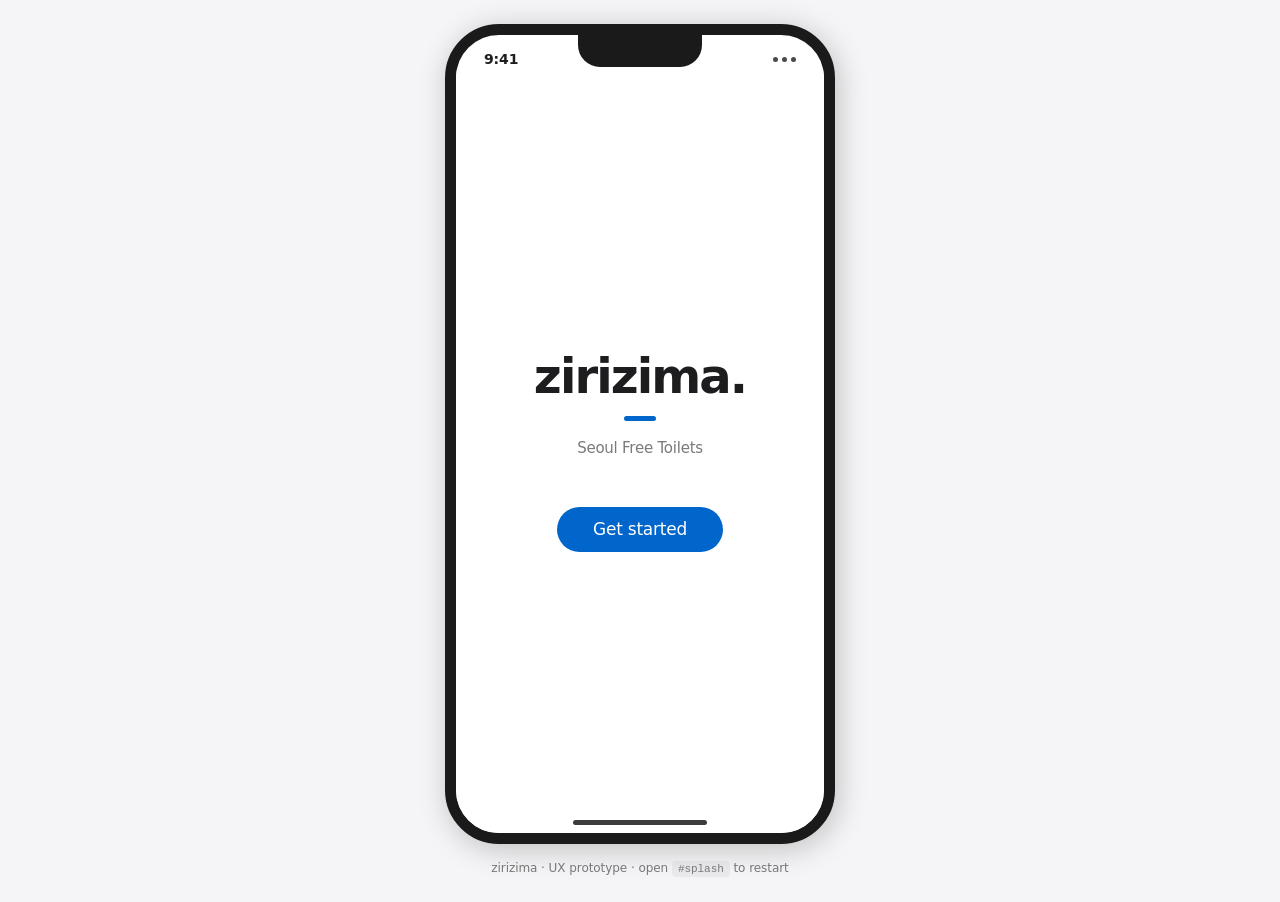
<file: index.html>
<!DOCTYPE html>
<html lang="en">
<head>
  <meta charset="UTF-8">
  <title>zirizima — Seoul Free Toilets</title>
  <meta name="viewport" content="width=device-width, initial-scale=1, viewport-fit=cover, maximum-scale=1, user-scalable=no">
  <meta name="theme-color" content="#0066cc">
  <meta name="apple-mobile-web-app-capable" content="yes">
  <meta name="apple-mobile-web-app-status-bar-style" content="black-translucent">
  <meta name="description" content="A complete map of every free toilet in Seoul, in your language.">
  <link rel="stylesheet" href="css/style.css">
</head>
<body>
  <div class="stage">
    <div class="phone-shell">
      <div class="phone-notch" aria-hidden="true"></div>
      <div class="phone-status-bar">
        <span class="time">9:41</span>
        <span class="indicators">
          <span class="dot-indicator"></span>
          <span class="dot-indicator"></span>
          <span class="dot-indicator"></span>
        </span>
      </div>
      <main class="screen-container" id="screen-container" aria-live="polite"></main>
      <div class="phone-home-bar" aria-hidden="true"></div>
    </div>
    <p class="stage-caption">zirizima · UX prototype · open <code>#splash</code> to restart</p>
  </div>

  <script src="js/data.js"></script>
  <script src="js/i18n.js"></script>
  <script src="js/icons.js"></script>
  <script src="js/app.js"></script>
</body>
</html>
</file>
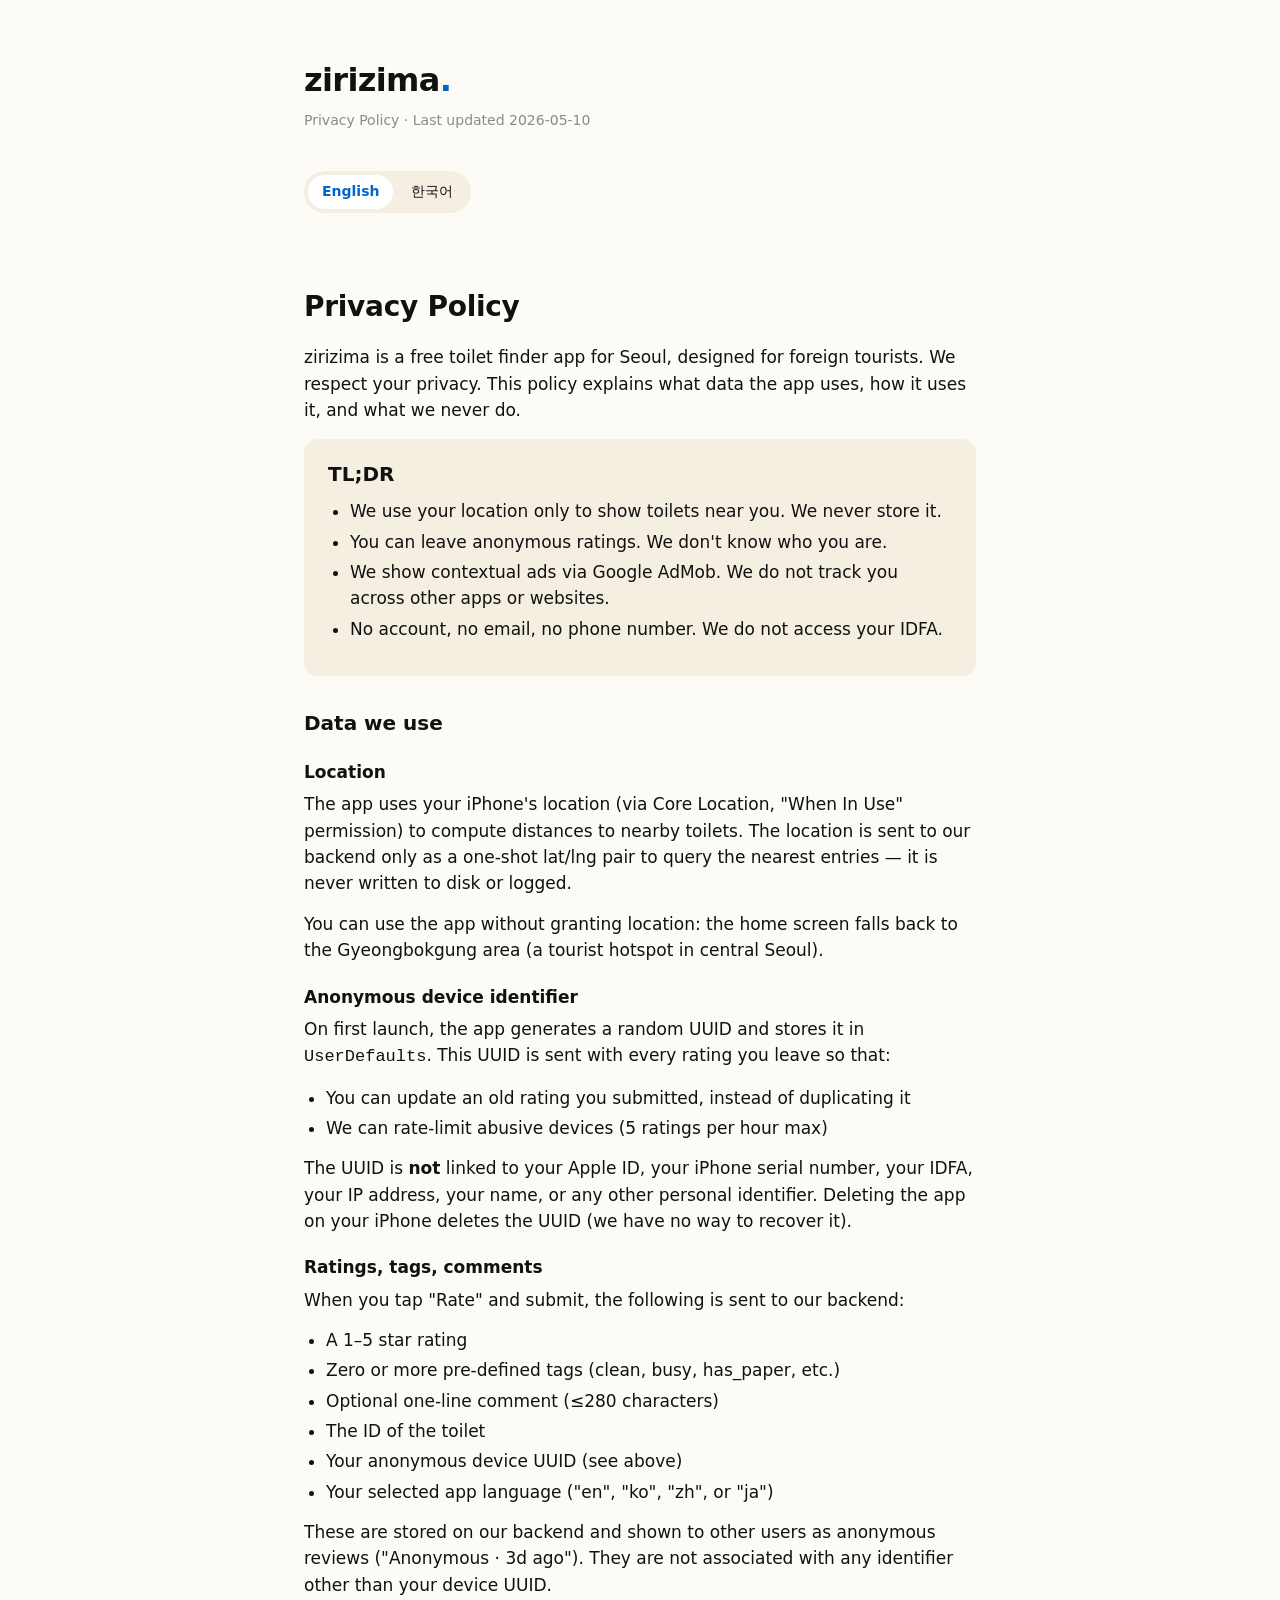
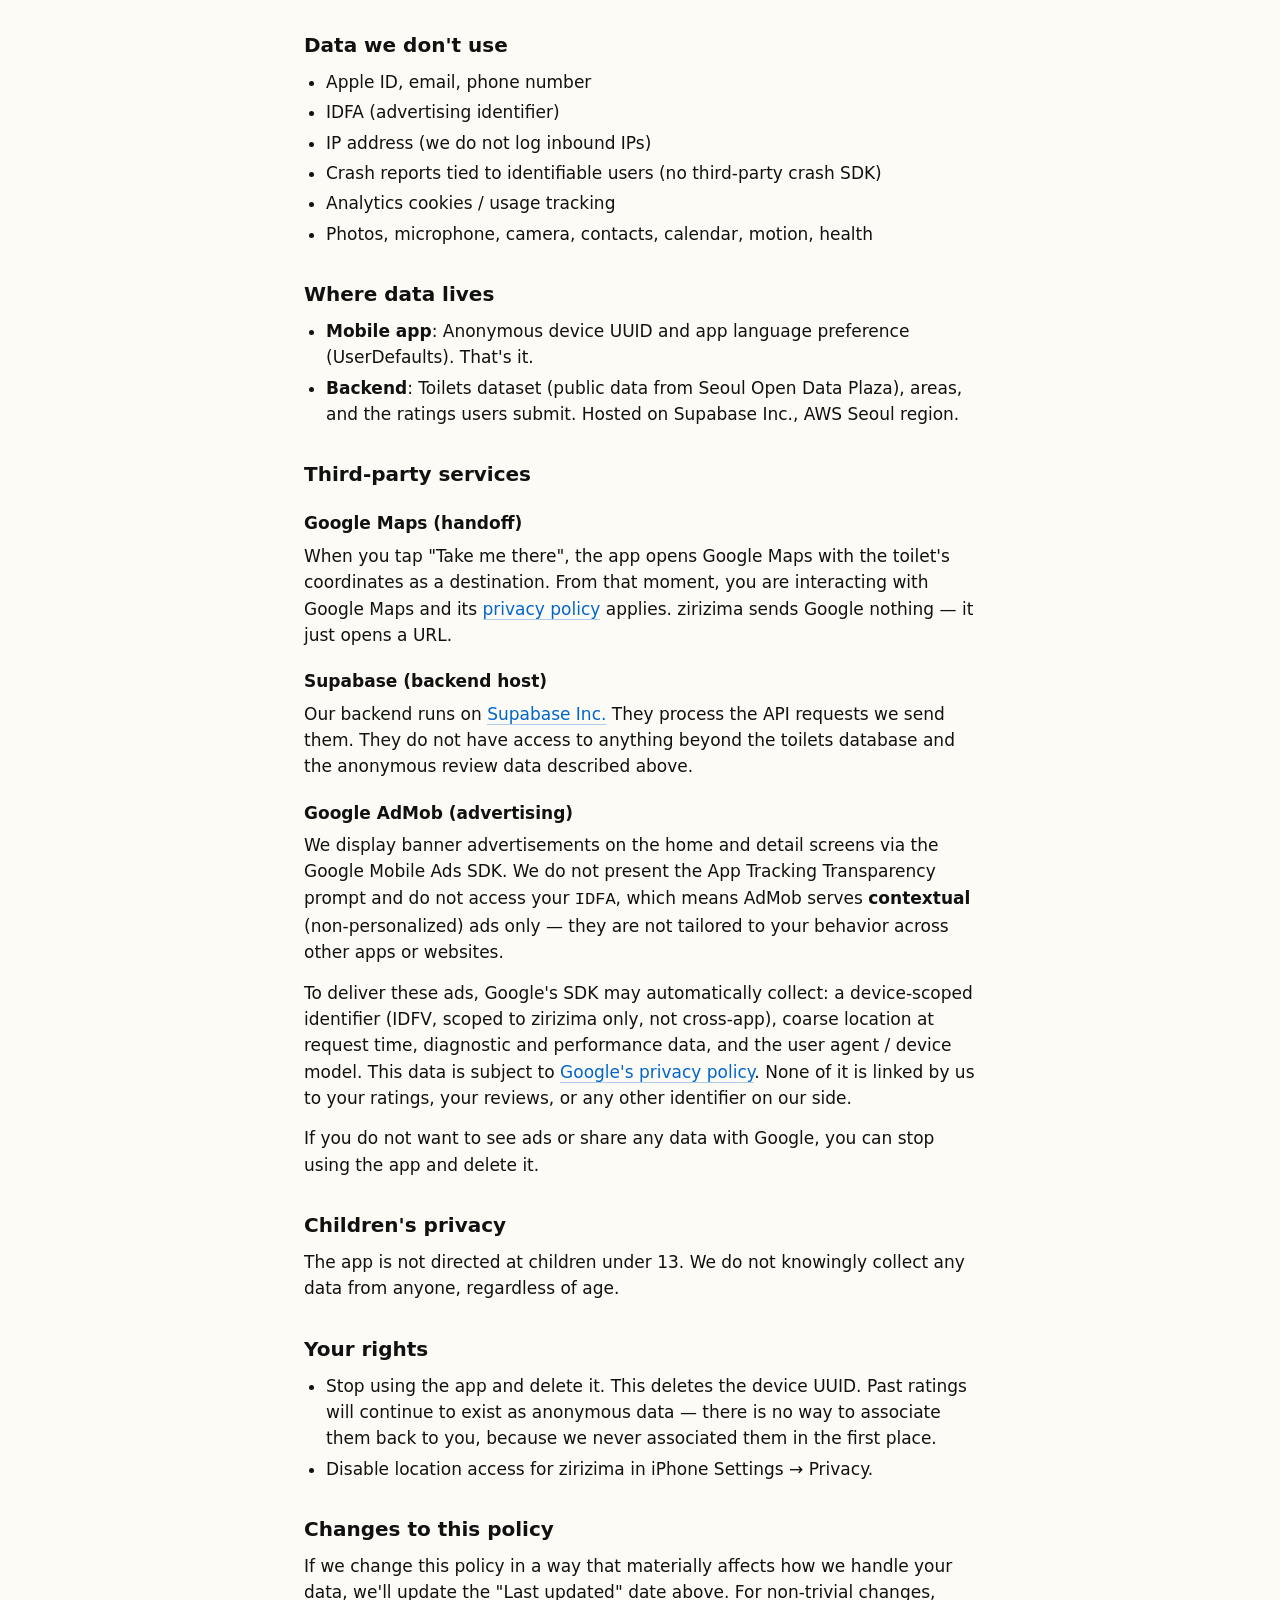
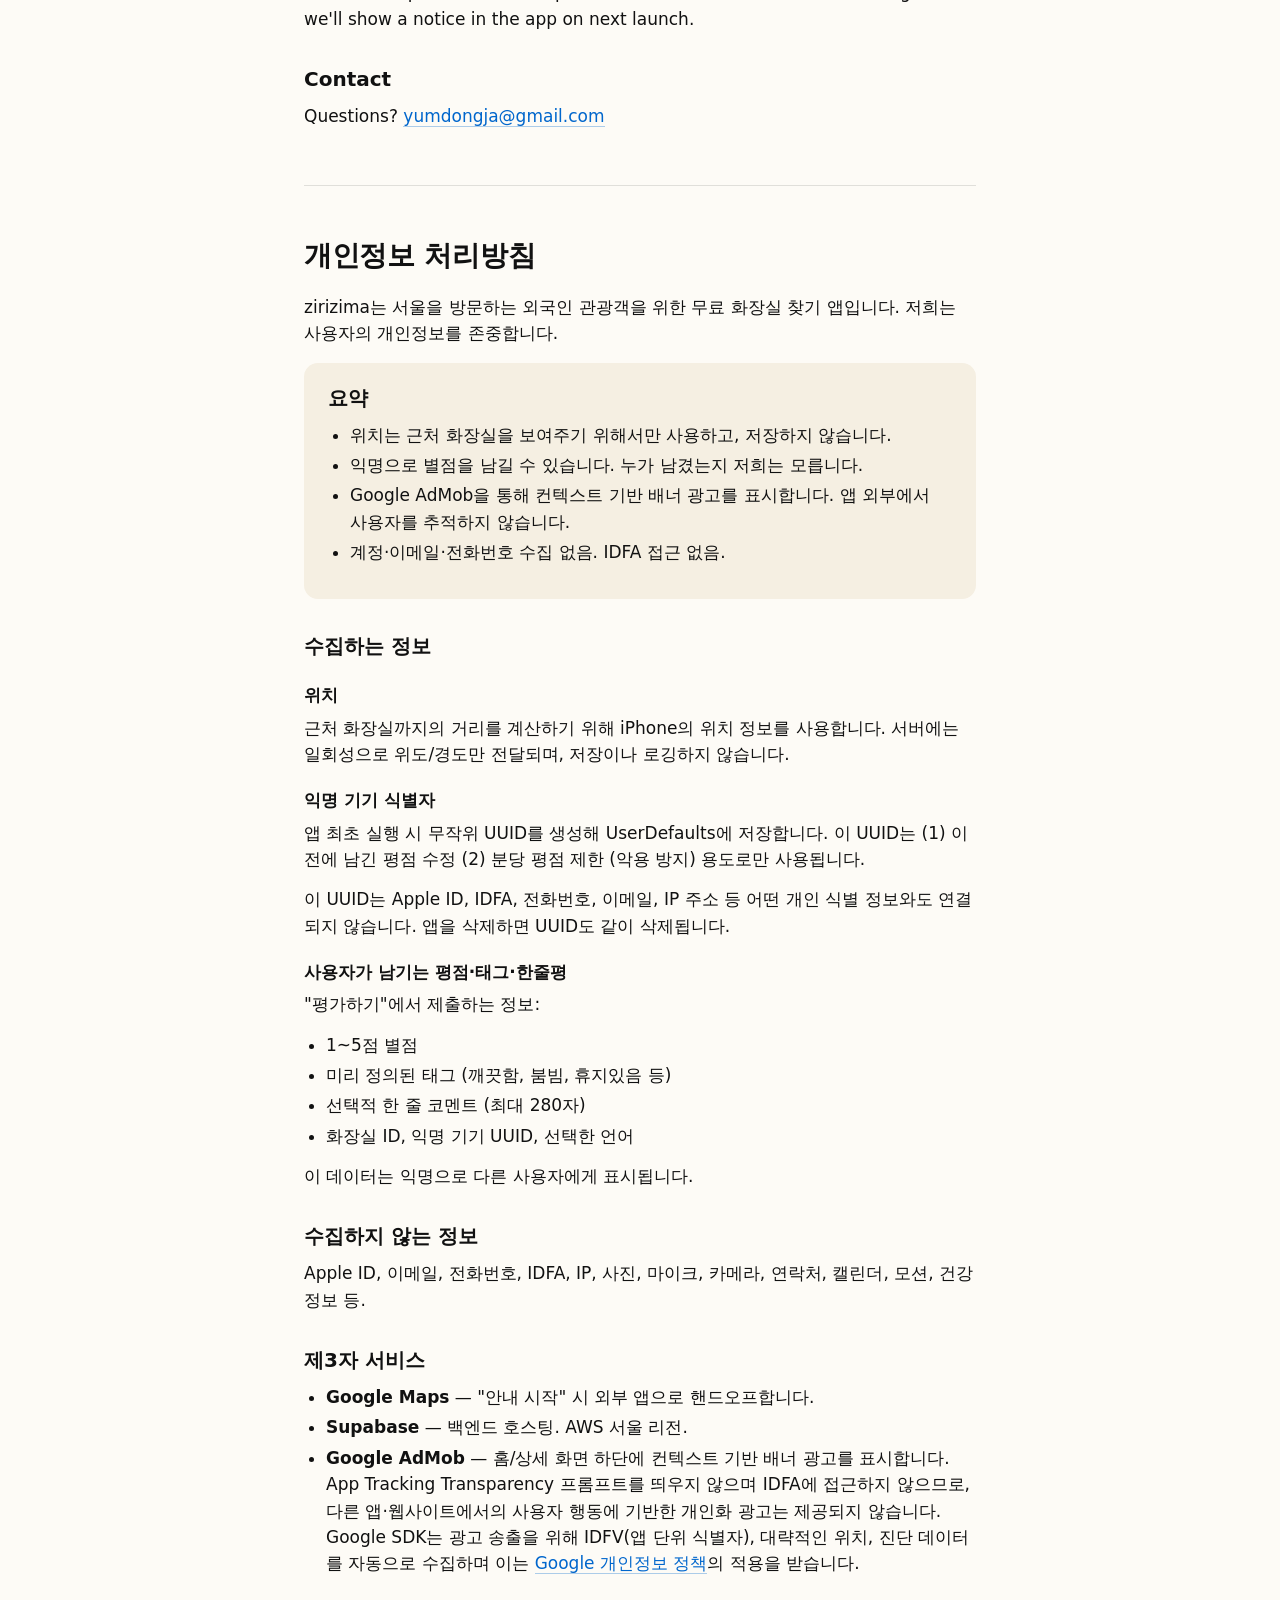
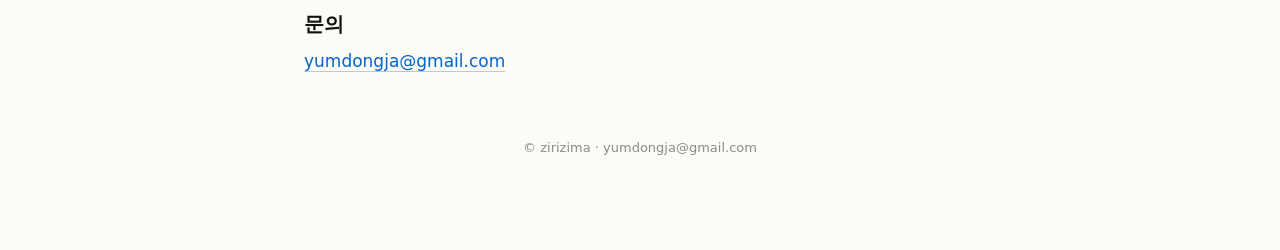
<file: privacy.html>
<!doctype html>
<html lang="en">
<head>
<meta charset="utf-8">
<meta name="viewport" content="width=device-width, initial-scale=1">
<title>Privacy Policy — zirizima</title>
<style>
  :root {
    --ink: #111;
    --ink-48: rgba(17,17,17,0.48);
    --ink-12: rgba(17,17,17,0.12);
    --canvas: #fdfbf6;
    --parchment: #f5efe2;
    --primary: #0066cc;
  }
  * { box-sizing: border-box; }
  html, body { margin: 0; padding: 0; }
  body {
    font-family: -apple-system, BlinkMacSystemFont, "SF Pro Text", "Helvetica Neue", system-ui, sans-serif;
    background: var(--canvas);
    color: var(--ink);
    line-height: 1.55;
    font-size: 17px;
    -webkit-font-smoothing: antialiased;
  }
  .wrap { max-width: 720px; margin: 0 auto; padding: 56px 24px 96px; }
  .brand { font-size: 32px; font-weight: 800; letter-spacing: -0.02em; margin: 0 0 4px; }
  .brand .dot { color: var(--primary); }
  .updated { color: var(--ink-48); font-size: 14px; margin: 0 0 40px; }
  h1 { font-size: 28px; font-weight: 700; letter-spacing: -0.01em; margin: 48px 0 16px; }
  h2 { font-size: 20px; font-weight: 700; margin: 32px 0 8px; }
  h3 { font-size: 17px; font-weight: 700; margin: 20px 0 6px; }
  p { margin: 0 0 14px; }
  ul { padding-left: 22px; margin: 0 0 14px; }
  li { margin: 4px 0; }
  a { color: var(--primary); text-decoration: none; border-bottom: 1px solid rgba(0,102,204,0.32); }
  a:hover { border-bottom-color: var(--primary); }
  .tldr {
    background: var(--parchment);
    border-radius: 14px;
    padding: 20px 24px;
    margin: 16px 0 24px;
  }
  .tldr h2 { margin-top: 0; }
  hr {
    border: 0;
    border-top: 1px solid var(--ink-12);
    margin: 56px 0 40px;
  }
  .lang-switch {
    display: inline-flex;
    gap: 4px;
    background: var(--parchment);
    border-radius: 999px;
    padding: 4px;
    margin-bottom: 24px;
    font-size: 14px;
  }
  .lang-switch a {
    border: 0;
    padding: 6px 14px;
    border-radius: 999px;
    color: var(--ink);
  }
  .lang-switch a.active { background: white; color: var(--primary); font-weight: 600; }
  footer {
    margin-top: 64px;
    color: var(--ink-48);
    font-size: 13px;
    text-align: center;
  }
</style>
</head>
<body>
<main class="wrap">

  <p class="brand">zirizima<span class="dot">.</span></p>
  <p class="updated">Privacy Policy · Last updated 2026-05-10</p>

  <div class="lang-switch">
    <a href="#en" class="active">English</a>
    <a href="#ko">한국어</a>
  </div>

  <section id="en">
    <h1>Privacy Policy</h1>
    <p>zirizima is a free toilet finder app for Seoul, designed for foreign tourists. We respect your privacy. This policy explains what data the app uses, how it uses it, and what we never do.</p>

    <div class="tldr">
      <h2>TL;DR</h2>
      <ul>
        <li>We use your location only to show toilets near you. We never store it.</li>
        <li>You can leave anonymous ratings. We don't know who you are.</li>
        <li>We show contextual ads via Google AdMob. We do not track you across other apps or websites.</li>
        <li>No account, no email, no phone number. We do not access your IDFA.</li>
      </ul>
    </div>

    <h2>Data we use</h2>

    <h3>Location</h3>
    <p>The app uses your iPhone's location (via Core Location, "When In Use" permission) to compute distances to nearby toilets. The location is sent to our backend only as a one-shot lat/lng pair to query the nearest entries — it is never written to disk or logged.</p>
    <p>You can use the app without granting location: the home screen falls back to the Gyeongbokgung area (a tourist hotspot in central Seoul).</p>

    <h3>Anonymous device identifier</h3>
    <p>On first launch, the app generates a random UUID and stores it in <code>UserDefaults</code>. This UUID is sent with every rating you leave so that:</p>
    <ul>
      <li>You can update an old rating you submitted, instead of duplicating it</li>
      <li>We can rate-limit abusive devices (5 ratings per hour max)</li>
    </ul>
    <p>The UUID is <strong>not</strong> linked to your Apple ID, your iPhone serial number, your IDFA, your IP address, your name, or any other personal identifier. Deleting the app on your iPhone deletes the UUID (we have no way to recover it).</p>

    <h3>Ratings, tags, comments</h3>
    <p>When you tap "Rate" and submit, the following is sent to our backend:</p>
    <ul>
      <li>A 1–5 star rating</li>
      <li>Zero or more pre-defined tags (clean, busy, has_paper, etc.)</li>
      <li>Optional one-line comment (≤280 characters)</li>
      <li>The ID of the toilet</li>
      <li>Your anonymous device UUID (see above)</li>
      <li>Your selected app language ("en", "ko", "zh", or "ja")</li>
    </ul>
    <p>These are stored on our backend and shown to other users as anonymous reviews ("Anonymous · 3d ago"). They are not associated with any identifier other than your device UUID.</p>

    <h2>Data we don't use</h2>
    <ul>
      <li>Apple ID, email, phone number</li>
      <li>IDFA (advertising identifier)</li>
      <li>IP address (we do not log inbound IPs)</li>
      <li>Crash reports tied to identifiable users (no third-party crash SDK)</li>
      <li>Analytics cookies / usage tracking</li>
      <li>Photos, microphone, camera, contacts, calendar, motion, health</li>
    </ul>

    <h2>Where data lives</h2>
    <ul>
      <li><strong>Mobile app</strong>: Anonymous device UUID and app language preference (UserDefaults). That's it.</li>
      <li><strong>Backend</strong>: Toilets dataset (public data from Seoul Open Data Plaza), areas, and the ratings users submit. Hosted on Supabase Inc., AWS Seoul region.</li>
    </ul>

    <h2>Third-party services</h2>
    <h3>Google Maps (handoff)</h3>
    <p>When you tap "Take me there", the app opens Google Maps with the toilet's coordinates as a destination. From that moment, you are interacting with Google Maps and its <a href="https://policies.google.com/privacy">privacy policy</a> applies. zirizima sends Google nothing — it just opens a URL.</p>

    <h3>Supabase (backend host)</h3>
    <p>Our backend runs on <a href="https://supabase.com">Supabase Inc.</a> They process the API requests we send them. They do not have access to anything beyond the toilets database and the anonymous review data described above.</p>

    <h3>Google AdMob (advertising)</h3>
    <p>We display banner advertisements on the home and detail screens via the Google Mobile Ads SDK. We do not present the App Tracking Transparency prompt and do not access your <code>IDFA</code>, which means AdMob serves <strong>contextual</strong> (non-personalized) ads only — they are not tailored to your behavior across other apps or websites.</p>
    <p>To deliver these ads, Google's SDK may automatically collect: a device-scoped identifier (IDFV, scoped to zirizima only, not cross-app), coarse location at request time, diagnostic and performance data, and the user agent / device model. This data is subject to <a href="https://policies.google.com/privacy">Google's privacy policy</a>. None of it is linked by us to your ratings, your reviews, or any other identifier on our side.</p>
    <p>If you do not want to see ads or share any data with Google, you can stop using the app and delete it.</p>

    <h2>Children's privacy</h2>
    <p>The app is not directed at children under 13. We do not knowingly collect any data from anyone, regardless of age.</p>

    <h2>Your rights</h2>
    <ul>
      <li>Stop using the app and delete it. This deletes the device UUID. Past ratings will continue to exist as anonymous data — there is no way to associate them back to you, because we never associated them in the first place.</li>
      <li>Disable location access for zirizima in iPhone Settings → Privacy.</li>
    </ul>

    <h2>Changes to this policy</h2>
    <p>If we change this policy in a way that materially affects how we handle your data, we'll update the "Last updated" date above. For non-trivial changes, we'll show a notice in the app on next launch.</p>

    <h2>Contact</h2>
    <p>Questions? <a href="mailto:yumdongja@gmail.com">yumdongja@gmail.com</a></p>
  </section>

  <hr>

  <section id="ko">
    <h1>개인정보 처리방침</h1>
    <p>zirizima는 서울을 방문하는 외국인 관광객을 위한 무료 화장실 찾기 앱입니다. 저희는 사용자의 개인정보를 존중합니다.</p>

    <div class="tldr">
      <h2>요약</h2>
      <ul>
        <li>위치는 근처 화장실을 보여주기 위해서만 사용하고, 저장하지 않습니다.</li>
        <li>익명으로 별점을 남길 수 있습니다. 누가 남겼는지 저희는 모릅니다.</li>
        <li>Google AdMob을 통해 컨텍스트 기반 배너 광고를 표시합니다. 앱 외부에서 사용자를 추적하지 않습니다.</li>
        <li>계정·이메일·전화번호 수집 없음. IDFA 접근 없음.</li>
      </ul>
    </div>

    <h2>수집하는 정보</h2>

    <h3>위치</h3>
    <p>근처 화장실까지의 거리를 계산하기 위해 iPhone의 위치 정보를 사용합니다. 서버에는 일회성으로 위도/경도만 전달되며, 저장이나 로깅하지 않습니다.</p>

    <h3>익명 기기 식별자</h3>
    <p>앱 최초 실행 시 무작위 UUID를 생성해 UserDefaults에 저장합니다. 이 UUID는 (1) 이전에 남긴 평점 수정 (2) 분당 평점 제한 (악용 방지) 용도로만 사용됩니다.</p>
    <p>이 UUID는 Apple ID, IDFA, 전화번호, 이메일, IP 주소 등 어떤 개인 식별 정보와도 연결되지 않습니다. 앱을 삭제하면 UUID도 같이 삭제됩니다.</p>

    <h3>사용자가 남기는 평점·태그·한줄평</h3>
    <p>"평가하기"에서 제출하는 정보:</p>
    <ul>
      <li>1~5점 별점</li>
      <li>미리 정의된 태그 (깨끗함, 붐빔, 휴지있음 등)</li>
      <li>선택적 한 줄 코멘트 (최대 280자)</li>
      <li>화장실 ID, 익명 기기 UUID, 선택한 언어</li>
    </ul>
    <p>이 데이터는 익명으로 다른 사용자에게 표시됩니다.</p>

    <h2>수집하지 않는 정보</h2>
    <p>Apple ID, 이메일, 전화번호, IDFA, IP, 사진, 마이크, 카메라, 연락처, 캘린더, 모션, 건강 정보 등.</p>

    <h2>제3자 서비스</h2>
    <ul>
      <li><strong>Google Maps</strong> — "안내 시작" 시 외부 앱으로 핸드오프합니다.</li>
      <li><strong>Supabase</strong> — 백엔드 호스팅. AWS 서울 리전.</li>
      <li><strong>Google AdMob</strong> — 홈/상세 화면 하단에 컨텍스트 기반 배너 광고를 표시합니다. App Tracking Transparency 프롬프트를 띄우지 않으며 IDFA에 접근하지 않으므로, 다른 앱·웹사이트에서의 사용자 행동에 기반한 개인화 광고는 제공되지 않습니다. Google SDK는 광고 송출을 위해 IDFV(앱 단위 식별자), 대략적인 위치, 진단 데이터를 자동으로 수집하며 이는 <a href="https://policies.google.com/privacy">Google 개인정보 정책</a>의 적용을 받습니다.</li>
    </ul>

    <h2>문의</h2>
    <p><a href="mailto:yumdongja@gmail.com">yumdongja@gmail.com</a></p>
  </section>

  <footer>© zirizima · yumdongja@gmail.com</footer>
</main>
</body>
</html>
</file>
<file: css/style.css>
/* =========================================================================
   zirizima — Apple-language design system + screens
   Tokens: surface · ink · primary (action blue) · type · radius · motion
   ========================================================================= */

:root {
  /* Surface */
  --canvas: #ffffff;
  --parchment: #f5f5f7;
  --pearl: #fafafc;
  --ink: #1d1d1f;
  --ink-80: #333333;
  --ink-48: #7a7a7a;
  --ink-24: #c5c5c8;
  --tile-1: #272729;
  --tile-2: #2a2a2c;
  --tile-3: #252527;
  --true-black: #000000;

  /* Action */
  --primary: #0066cc;
  --primary-focus: #0071e3;
  --primary-on-dark: #2997ff;
  --primary-pressed: #004a99;

  /* Hairlines */
  --hairline: #e0e0e0;
  --divider: #f0f0f0;
  --hairline-subtle: rgba(0, 0, 0, 0.08);

  /* Status */
  --warn: #f59e0b;
  --success: #2e7d32;

  /* Shadows — single product shadow only */
  --shadow-product: 3px 5px 30px 0 rgba(0, 0, 0, 0.22);
  --shadow-soft: 0 2px 12px rgba(0, 0, 0, 0.06);

  /* Radius */
  --r-xs: 5px;
  --r-sm: 8px;
  --r-md: 11px;
  --r-lg: 18px;
  --r-xl: 22px;
  --r-pill: 9999px;

  /* Spacing — base 8 */
  --s-xxs: 4px;
  --s-xs: 8px;
  --s-sm: 12px;
  --s-md: 17px;
  --s-lg: 24px;
  --s-xl: 32px;
  --s-xxl: 48px;
  --s-section: 80px;

  /* Type */
  --font-display: system-ui, -apple-system, BlinkMacSystemFont, "SF Pro Display", "Inter", sans-serif;
  --font-text: system-ui, -apple-system, BlinkMacSystemFont, "SF Pro Text", "Inter", sans-serif;

  /* Motion */
  --ease-ios: cubic-bezier(0.32, 0.72, 0, 1);
  --t-page: 0.38s;
  --t-press: 0.18s;
  --t-quick: 0.15s;
}

/* =========================================================================
   Reset + base
   ========================================================================= */
*, *::before, *::after { box-sizing: border-box; }

html, body {
  margin: 0; padding: 0;
  font-family: var(--font-text);
  background: var(--parchment);
  color: var(--ink);
  -webkit-font-smoothing: antialiased;
  -moz-osx-font-smoothing: grayscale;
  overflow: hidden;
  height: 100%;
  width: 100%;
}

body {
  font-size: 17px;
  line-height: 1.47;
  letter-spacing: -0.014em;
}

button { font: inherit; color: inherit; background: none; border: none; padding: 0; cursor: pointer; }
a { color: var(--primary); text-decoration: none; }
input { font: inherit; color: inherit; }
input:focus { outline: none; }

/* =========================================================================
   Stage — desktop preview frames the phone; mobile fills the screen
   ========================================================================= */
.stage {
  min-height: 100vh; min-height: 100dvh;
  display: flex; flex-direction: column; align-items: center; justify-content: center;
  background: var(--parchment);
  padding: 24px 16px;
  gap: 16px;
}

.stage-caption {
  font-size: 12px; color: var(--ink-48); margin: 0;
  letter-spacing: -0.005em;
}
.stage-caption code {
  background: rgba(0,0,0,0.04); padding: 2px 6px; border-radius: 4px;
  font-family: ui-monospace, SFMono-Regular, monospace;
  font-size: 11px;
}

.phone-shell {
  position: relative;
  width: 390px;
  height: 844px;
  max-height: calc(100vh - 80px);
  max-width: calc(100vw - 32px);
  aspect-ratio: 390 / 844;
  background: var(--canvas);
  border: 11px solid #1a1a1a;
  border-radius: 54px;
  overflow: hidden;
  box-shadow: var(--shadow-product);
  display: flex; flex-direction: column;
}

.phone-notch {
  position: absolute; top: 0; left: 50%; transform: translateX(-50%);
  width: 124px; height: 32px;
  background: #1a1a1a; border-radius: 0 0 22px 22px;
  z-index: 100;
}

.phone-status-bar {
  flex: 0 0 auto;
  display: flex; justify-content: space-between; align-items: center;
  padding: 14px 28px 0;
  font-size: 14px; font-weight: 600; color: var(--ink);
  z-index: 50; pointer-events: none;
  letter-spacing: -0.01em;
}
.phone-status-bar .time { font-variant-numeric: tabular-nums; }
.phone-status-bar .indicators { display: flex; gap: 4px; opacity: .8; }
.phone-status-bar .dot-indicator {
  width: 5px; height: 5px; border-radius: 50%; background: currentColor;
}

.phone-home-bar {
  position: absolute; bottom: 8px; left: 50%; transform: translateX(-50%);
  width: 134px; height: 5px; background: #1a1a1a; border-radius: 3px;
  z-index: 100; opacity: .85;
}

/* When the screen is dark, swap status bar / home bar color via class on container */
.screen-container.dark-status .phone-status-bar { color: #ffffff; }
.screen-container.dark-status ~ .phone-home-bar,
.phone-shell:has(.screen.dark-bg.current) .phone-home-bar { background: #ffffff; opacity: .65; }
.phone-shell:has(.screen.dark-bg.current) .phone-status-bar { color: #ffffff; }

@media (max-width: 600px) {
  .stage { padding: 0; }
  .stage-caption { display: none; }
  .phone-shell {
    width: 100vw; height: 100vh; height: 100dvh;
    max-width: 100vw; max-height: 100vh; max-height: 100dvh;
    border: none; border-radius: 0; box-shadow: none;
    aspect-ratio: auto;
  }
  .phone-notch, .phone-home-bar { display: none; }
  .phone-status-bar { padding-top: env(safe-area-inset-top, 12px); }
}

/* =========================================================================
   Screen container + page transitions (iOS-style slide)
   ========================================================================= */
.screen-container {
  position: relative;
  flex: 1; min-height: 0;
  overflow: hidden;
}

.screen {
  position: absolute; inset: 0;
  background: var(--canvas);
  overflow-y: auto;
  -webkit-overflow-scrolling: touch;
  display: flex; flex-direction: column;
  transition: transform var(--t-page) var(--ease-ios), opacity var(--t-page) var(--ease-ios);
  will-change: transform, opacity;
}

.screen.entering         { transform: translateX(100%); opacity: 1; z-index: 2; }
.screen.entering-back    { transform: translateX(-30%); opacity: 0.6; z-index: 1; }
.screen.entering-modal   { transform: translateY(100%); opacity: 1; z-index: 3; }
.screen.entering-fade    { opacity: 0; z-index: 2; }
.screen.current          { transform: translateX(0) translateY(0); opacity: 1; z-index: 2; }
.screen.exiting          { transform: translateX(-30%); opacity: 0.5; z-index: 1; }
.screen.exiting-back     { transform: translateX(100%); opacity: 1; z-index: 2; }
.screen.exiting-modal    { transform: translateY(100%); opacity: 1; z-index: 3; }
.screen.exiting-fade     { opacity: 0; z-index: 1; }

.screen.dark-bg { background: var(--tile-1); color: #ffffff; }

/* =========================================================================
   Reusable components
   ========================================================================= */

/* Pill — primary action signal */
.pill {
  display: inline-flex; align-items: center; justify-content: center;
  padding: 12px 22px;
  background: var(--primary); color: #ffffff;
  border-radius: var(--r-pill);
  font-size: 17px; font-weight: 400;
  letter-spacing: -0.014em; line-height: 1;
  min-height: 44px;
  transition: transform var(--t-press) var(--ease-ios), background var(--t-press) var(--ease-ios);
  cursor: pointer; user-select: none;
}
.pill:active { transform: scale(0.96); background: var(--primary-pressed); }
.pill.block { display: flex; width: 100%; padding: 14px 24px; }
.pill.compact { padding: 8px 16px; font-size: 14px; min-height: 36px; }
.pill.ghost {
  background: transparent; color: var(--primary);
  border: 1px solid var(--primary);
}
.pill.ghost:active { background: rgba(0,102,204,0.08); }
.pill[disabled] {
  background: var(--ink-24); color: #fff; pointer-events: none;
  cursor: default;
}
.pill.flex-1 { flex: 1; }

/* Text link */
.tlink { color: var(--primary); font-size: 14px; font-weight: 400; cursor: pointer; }
.tlink:active { opacity: 0.6; }
.tlink-on-dark { color: var(--primary-on-dark); }

/* Card */
.card {
  background: var(--canvas);
  border-radius: var(--r-lg);
  padding: var(--s-md);
  border: 1px solid rgba(0,0,0,0.04);
}

/* Hairline divider */
.hr { height: 1px; background: var(--divider); margin: 0; border: 0; }

/* Eyebrow / caps label */
.eyebrow {
  font-size: 11px; font-weight: 600; letter-spacing: 0.12em;
  color: var(--ink-48); text-transform: uppercase;
}

/* Star row */
.stars-glyph { color: var(--warn); letter-spacing: -1px; }
.star-row { display: inline-flex; align-items: center; gap: 6px; font-size: 13px; }
.star-row .num { font-weight: 600; color: var(--ink); font-variant-numeric: tabular-nums; }
.star-row .cnt { color: var(--ink-48); }

/* Badge chips (immutable info) */
.badge {
  display: inline-block; padding: 4px 10px; border-radius: var(--r-pill);
  background: var(--parchment); color: var(--ink-80);
  font-size: 11px; font-weight: 500;
}
.dark-bg .badge { background: rgba(255,255,255,0.1); color: #fff; }

/* Filter chips (toggleable) */
.chip {
  display: inline-flex; align-items: center; gap: 4px;
  padding: 7px 12px; border-radius: var(--r-pill);
  background: var(--canvas); border: 1px solid var(--hairline);
  font-size: 12px; font-weight: 500; color: var(--ink-80);
  cursor: pointer; user-select: none; white-space: nowrap;
  transition: background var(--t-quick), color var(--t-quick), border-color var(--t-quick), transform var(--t-press);
}
.chip:active { transform: scale(0.95); }
.chip.on { background: var(--ink); color: #fff; border-color: var(--ink); }

/* Toggle switch */
.toggle {
  position: relative; width: 51px; height: 31px; border-radius: var(--r-pill);
  background: var(--ink-24); cursor: pointer;
  transition: background var(--t-quick) var(--ease-ios);
}
.toggle::after {
  content: ""; position: absolute; top: 2px; left: 2px;
  width: 27px; height: 27px; border-radius: 50%; background: #fff;
  box-shadow: 0 3px 8px rgba(0,0,0,0.15), 0 1px 2px rgba(0,0,0,0.1);
  transition: left var(--t-quick) var(--ease-ios);
}
.toggle.on { background: #34c759; }
.toggle.on::after { left: 22px; }

/* Subnav header (frosted) */
.subnav {
  position: sticky; top: 0; z-index: 10;
  padding: 8px 18px 10px;
  background: rgba(245,245,247,0.85);
  backdrop-filter: saturate(180%) blur(20px);
  -webkit-backdrop-filter: saturate(180%) blur(20px);
  border-bottom: 1px solid var(--divider);
}
.subnav .row {
  display: flex; justify-content: space-between; align-items: center;
  margin-bottom: 8px;
}
.subnav .title {
  font-family: var(--font-display);
  font-size: 21px; font-weight: 600; letter-spacing: -0.022em; color: var(--ink);
}
.subnav .right { display: flex; align-items: center; gap: 8px; }

/* Segmented control */
.seg {
  display: inline-flex; gap: 2px; padding: 2px;
  background: rgba(120,120,128,0.12); border-radius: 8px;
}
.seg button {
  padding: 5px 10px; border-radius: 6px;
  font-size: 12px; font-weight: 500; color: var(--ink);
  background: transparent;
  transition: background var(--t-quick);
}
.seg button.on { background: #fff; box-shadow: 0 1px 3px rgba(0,0,0,0.1); font-weight: 600; }

/* Icon button (circular over photo) */
.icon-btn {
  width: 36px; height: 36px; border-radius: 50%;
  background: rgba(255,255,255,0.85);
  backdrop-filter: blur(20px);
  -webkit-backdrop-filter: blur(20px);
  display: flex; align-items: center; justify-content: center;
  color: var(--ink); cursor: pointer;
  transition: transform var(--t-press) var(--ease-ios);
  border: none;
}
.icon-btn:active { transform: scale(0.92); }
.icon-btn svg { width: 18px; height: 18px; }

/* =========================================================================
   Screen-specific styles
   ========================================================================= */

/* --- Splash --- */
.splash {
  flex: 1; display: flex; flex-direction: column; align-items: center; justify-content: center;
  text-align: center; padding: 0 32px; gap: 16px;
  background: var(--canvas);
}
.splash .wordmark {
  font-family: var(--font-display);
  font-size: 48px; font-weight: 600; letter-spacing: -0.04em;
  color: var(--ink); line-height: 1;
  animation: rise 0.6s var(--ease-ios) both;
}
.splash .accent-dot {
  width: 32px; height: 5px; border-radius: 3px; background: var(--primary);
  animation: rise 0.6s 0.1s var(--ease-ios) both;
}
.splash .tagline {
  font-size: 15px; color: var(--ink-48); font-weight: 400;
  animation: rise 0.6s 0.2s var(--ease-ios) both;
}
.splash .pill {
  margin-top: 32px; padding: 14px 36px;
  animation: rise 0.6s 0.4s var(--ease-ios) both;
}

@keyframes rise {
  from { opacity: 0; transform: translateY(12px); }
  to   { opacity: 1; transform: translateY(0); }
}

/* --- Language picker --- */
.lang {
  flex: 1; padding: 24px 22px 28px; display: flex; flex-direction: column;
  background: var(--canvas);
}
.lang h1 {
  font-family: var(--font-display);
  font-size: 28px; font-weight: 600; letter-spacing: -0.022em;
  margin: 24px 0 6px; color: var(--ink); line-height: 1.15;
}
.lang .sub { font-size: 14px; color: var(--ink-48); margin-bottom: 28px; }
.lang-list { display: flex; flex-direction: column; gap: 10px; }
.lang-item {
  display: flex; justify-content: space-between; align-items: center;
  padding: 16px 18px;
  background: var(--parchment);
  border: 1px solid transparent;
  border-radius: 14px;
  font-size: 16px; color: var(--ink-80); cursor: pointer;
  transition: transform var(--t-press), background var(--t-quick), border-color var(--t-quick);
}
.lang-item:active { transform: scale(0.99); }
.lang-item .name { font-weight: 500; color: var(--ink); }
.lang-item.selected {
  background: var(--canvas);
  border-color: var(--primary);
  border-width: 2px;
  padding: 15px 17px;
}
.lang-item.selected .check { color: var(--primary); font-weight: 600; }
.lang .pill { margin-top: auto; }

/* --- Permission --- */
.perm {
  flex: 1; padding: 0 28px 32px;
  display: flex; flex-direction: column; align-items: center; justify-content: center;
  text-align: center; gap: 14px;
  background: var(--canvas);
}
.perm-icon {
  width: 100px; height: 100px; border-radius: 26px;
  background: var(--parchment);
  display: flex; align-items: center; justify-content: center;
  margin-bottom: 12px;
  animation: pulse 2s ease-in-out infinite;
}
.perm-icon .pin {
  width: 28px; height: 28px; border-radius: 50%; background: var(--primary);
  box-shadow: 0 0 0 8px rgba(0,102,204,0.16), 0 0 0 16px rgba(0,102,204,0.08);
}
@keyframes pulse {
  0%, 100% { transform: scale(1); }
  50%      { transform: scale(1.04); }
}
.perm h1 {
  font-family: var(--font-display);
  font-size: 24px; font-weight: 600; letter-spacing: -0.022em; line-height: 1.2;
  margin: 0; color: var(--ink); max-width: 260px;
}
.perm p {
  font-size: 14px; color: var(--ink-48); line-height: 1.5;
  margin: 0; max-width: 280px;
}
.perm .actions {
  width: 100%; display: flex; flex-direction: column; gap: 10px;
  margin-top: 20px; align-items: stretch;
}
.perm .tlink-row { text-align: center; padding: 8px; }

/* --- Home --- */
.home {
  flex: 1; padding: 6px 16px 24px;
  display: flex; flex-direction: column; gap: 12px;
  background: linear-gradient(180deg, var(--canvas) 0%, var(--parchment) 100%);
  overflow-y: auto;
}
.home .topbar {
  display: flex; align-items: center; justify-content: space-between;
  padding: 4px 4px;
  flex: 0 0 auto;
}
.home .word {
  font-family: var(--font-display);
  font-size: 18px; font-weight: 600; letter-spacing: -0.022em;
  color: var(--ink);
}
.home .topbar-right { display: flex; gap: 8px; align-items: center; }
.lang-chip {
  font-size: 11px; color: var(--ink-48); font-weight: 600;
  border: 1px solid var(--hairline); padding: 5px 10px; border-radius: var(--r-pill);
  cursor: pointer; transition: transform var(--t-press);
}
.lang-chip:active { transform: scale(0.95); }
.icon-chip {
  width: 32px; height: 32px; border-radius: 50%;
  background: var(--canvas); border: 1px solid var(--hairline);
  display: flex; align-items: center; justify-content: center;
  cursor: pointer; transition: transform var(--t-press);
}
.icon-chip:active { transform: scale(0.92); }

.hero {
  background: var(--canvas);
  border-radius: var(--r-xl);
  padding: 22px 18px;
  border: 1px solid rgba(0,0,0,0.04);
  cursor: pointer;
  animation: rise 0.5s var(--ease-ios) both;
}
.hero .label {
  font-size: 10px; font-weight: 600; letter-spacing: 0.14em;
  color: var(--ink-48); text-align: center; text-transform: uppercase;
}
.hero .name {
  font-family: var(--font-display);
  font-size: 18px; font-weight: 600; letter-spacing: -0.022em;
  text-align: center; margin: 6px 0 14px; color: var(--ink);
}
.hero .dist-row {
  display: flex; align-items: baseline; justify-content: center; gap: 6px;
}
.hero .dist {
  font-family: var(--font-display);
  font-size: 64px; font-weight: 600; letter-spacing: -0.04em; line-height: 1;
  color: var(--ink); font-variant-numeric: tabular-nums;
}
.hero .dist-unit { font-size: 18px; font-weight: 600; color: var(--ink-48); letter-spacing: -0.01em; }
.hero .time { text-align: center; font-size: 13px; color: var(--ink-48); margin-top: 6px; }
.hero .rating-row {
  display: flex; justify-content: center; align-items: center; gap: 8px;
  margin-top: 14px; padding-top: 14px; border-top: 1px solid var(--divider);
  font-size: 14px;
}
.hero .badges {
  display: flex; gap: 6px; justify-content: center; flex-wrap: wrap; margin-top: 12px;
}
.hero .pill { display: flex; width: 100%; margin-top: 16px; padding: 13px 0; }

.alts-label {
  font-size: 10px; font-weight: 600; letter-spacing: 0.14em;
  color: var(--ink-48); text-transform: uppercase; padding: 4px 4px 0;
}
.alt {
  background: var(--canvas); border-radius: 14px; padding: 12px 14px;
  border: 1px solid rgba(0,0,0,0.04);
  display: flex; justify-content: space-between; align-items: center;
  cursor: pointer; transition: transform var(--t-press), background var(--t-quick);
  animation: rise 0.5s 0.1s var(--ease-ios) both;
}
.alt:active { transform: scale(0.98); background: var(--parchment); }
.alt .l .n { font-size: 14px; font-weight: 600; color: var(--ink); letter-spacing: -0.012em; }
.alt .l .stars-line { font-size: 11px; color: var(--ink-48); margin-top: 2px; }
.alt .l .stars-line .stars-glyph { font-size: 11px; }
.alt .r { text-align: right; }
.alt .r .d {
  font-size: 16px; font-weight: 600; color: var(--primary);
  letter-spacing: -0.012em; font-variant-numeric: tabular-nums;
}
.alt .r .t { font-size: 11px; color: var(--ink-48); margin-top: 2px; }

.home-bottom-nav {
  display: flex; justify-content: space-around; align-items: center;
  padding: 8px 16px;
  background: rgba(245,245,247,0.85);
  backdrop-filter: blur(20px);
  -webkit-backdrop-filter: blur(20px);
  border-top: 1px solid var(--divider);
  margin: 8px -16px -24px;
}
.home-bottom-nav .nav-btn {
  display: flex; flex-direction: column; align-items: center; gap: 2px;
  padding: 6px 12px; cursor: pointer;
  font-size: 10px; color: var(--ink-48);
  transition: transform var(--t-press);
}
.home-bottom-nav .nav-btn:active { transform: scale(0.95); }
.home-bottom-nav .nav-btn.on { color: var(--primary); }
.home-bottom-nav .nav-btn .glyph { font-size: 20px; line-height: 1; }

/* --- Detail --- */
.detail {
  flex: 1; display: flex; flex-direction: column; overflow: hidden;
  background: var(--canvas);
}
.detail-photo {
  height: 36%;
  background: linear-gradient(135deg, #c8d6e5 0%, #b3c7d6 50%, #d6dee6 100%);
  position: relative; flex: 0 0 auto;
}
.detail-photo .photo-bg {
  position: absolute; inset: 0;
  background-size: cover; background-position: center;
  opacity: 0.9;
}
.detail-photo .photo-controls {
  position: absolute; top: 50px; left: 0; right: 0;
  padding: 0 16px;
  display: flex; justify-content: space-between;
}
/* (photo carousel removed in MVP — gradient is type-driven) */

.detail-body {
  flex: 1; padding: 18px 20px 20px;
  display: flex; flex-direction: column; gap: 14px;
  overflow-y: auto;
}
.detail-name {
  font-family: var(--font-display);
  font-size: 24px; font-weight: 600; letter-spacing: -0.022em; line-height: 1.18;
  margin: 0; color: var(--ink);
}
.detail-sub { font-size: 13px; color: var(--ink-48); margin-top: 4px; }
.detail-grid {
  display: grid; grid-template-columns: 1fr 1fr; gap: 10px;
}
.info-cell {
  border: 1px solid var(--divider); border-radius: 14px; padding: 10px 12px;
}
.info-cell .k {
  font-size: 10px; color: var(--ink-48);
  letter-spacing: 0.08em; text-transform: uppercase; font-weight: 600;
}
.info-cell .v { font-size: 13px; color: var(--ink); font-weight: 500; margin-top: 4px; }

.review-section .review {
  padding: 12px 0; border-top: 1px solid var(--divider);
  font-size: 13px; color: var(--ink-80);
}
.review-section .review:first-child { border-top: 0; padding-top: 0; }
.review-section .review .head {
  display: flex; justify-content: space-between; align-items: center; margin-bottom: 4px;
}
.review-section .review .author { font-size: 12px; color: var(--ink-48); }
.review-section .review .stars-glyph { font-size: 12px; }
.review-section .review-tags { display: flex; gap: 4px; margin-top: 6px; flex-wrap: wrap; }
.review-empty {
  padding: 16px 0; font-size: 13px; color: var(--ink-48); text-align: center;
}

.detail-cta {
  display: flex; gap: 8px; padding: 14px 20px 20px;
  background: var(--canvas);
  border-top: 1px solid var(--divider);
  flex: 0 0 auto;
}
.detail-cta .pill { flex: 1; padding: 13px 0; font-size: 15px; }

/* (in-app Leaflet navigation removed — "Take me there" now hands off to Google Maps) */

/* --- List view --- */
.list {
  flex: 1; display: flex; flex-direction: column;
  background: var(--canvas); overflow: hidden;
}
.list .filter-chips {
  display: flex; gap: 6px; overflow-x: auto;
  scrollbar-width: none;
}
.list .filter-chips::-webkit-scrollbar { display: none; }
.list-body {
  flex: 1; padding: 12px 18px 24px;
  display: flex; flex-direction: column; gap: 10px;
  overflow-y: auto;
}
.list-row {
  background: var(--canvas); border: 1px solid var(--divider);
  border-radius: 14px; padding: 12px 14px;
  display: grid; grid-template-columns: 1fr auto; gap: 8px;
  cursor: pointer; transition: transform var(--t-press), background var(--t-quick);
}
.list-row:active { transform: scale(0.99); background: var(--parchment); }
.list-row .name { font-size: 14px; font-weight: 600; color: var(--ink); letter-spacing: -0.012em; }
.list-row .stars-line { font-size: 11px; color: var(--ink-48); margin-top: 2px; }
.list-row .stars-line .stars-glyph { font-size: 11px; }
.list-row .badges-line { display: flex; gap: 4px; margin-top: 6px; flex-wrap: wrap; }
.list-row .right { text-align: right; align-self: center; }
.list-row .right .d {
  font-size: 16px; font-weight: 600; color: var(--primary);
  letter-spacing: -0.012em; font-variant-numeric: tabular-nums;
}
.list-row .right .t { font-size: 11px; color: var(--ink-48); margin-top: 2px; }

.empty-state {
  text-align: center; padding: 60px 24px; color: var(--ink-48);
  display: flex; flex-direction: column; align-items: center; gap: 12px;
}
.empty-state .glyph { font-size: 40px; opacity: 0.4; }
.empty-state .title { font-size: 16px; font-weight: 600; color: var(--ink-80); }
.empty-state .sub { font-size: 13px; }

/* --- Filter modal --- */
.filter-screen {
  flex: 1; position: relative;
  background: rgba(0,0,0,0.4);
  display: flex; flex-direction: column; justify-content: flex-end;
}
.filter-screen .scrim { position: absolute; inset: 0; }
.filter-sheet {
  position: relative; z-index: 1;
  background: var(--canvas);
  border-radius: 22px 22px 0 0;
  padding: 14px 22px 36px;
  display: flex; flex-direction: column; gap: 8px;
  animation: sheet-up 0.35s var(--ease-ios) both;
}
@keyframes sheet-up {
  from { transform: translateY(100%); }
  to   { transform: translateY(0); }
}
.sheet-grabber {
  width: 40px; height: 5px; background: var(--ink-24); border-radius: 3px;
  margin: 0 auto 8px;
}
.filter-sheet h2 {
  font-family: var(--font-display);
  font-size: 22px; font-weight: 600; letter-spacing: -0.022em;
  margin: 0 0 8px; color: var(--ink);
}
.filter-row {
  display: flex; justify-content: space-between; align-items: center;
  padding: 14px 0; border-bottom: 1px solid var(--divider);
}
.filter-row:last-of-type { border-bottom: none; }
.filter-row .l { display: flex; gap: 12px; align-items: center; }
.filter-row .icon-square {
  width: 32px; height: 32px; border-radius: 8px; background: var(--parchment);
  display: flex; align-items: center; justify-content: center; font-size: 16px;
}
.filter-row .name { font-size: 15px; color: var(--ink); font-weight: 500; }
.filter-row .sub { font-size: 12px; color: var(--ink-48); margin-top: 1px; }
.filter-sheet .pill { margin-top: 12px; padding: 14px 0; }

/* --- Search by area --- */
.search {
  flex: 1; display: flex; flex-direction: column; background: var(--canvas);
  overflow: hidden;
}
.search-input-wrap {
  display: flex; align-items: center; gap: 8px;
  background: var(--canvas);
  border: 1px solid var(--hairline);
  padding: 10px 16px;
  border-radius: var(--r-pill);
  font-size: 14px;
}
.search-input-wrap svg { width: 14px; height: 14px; color: var(--ink-48); flex: 0 0 auto; }
.search-input {
  flex: 1; border: none; background: transparent;
  font-size: 14px; color: var(--ink);
  -webkit-appearance: none;
}
.search-input::placeholder { color: var(--ink-48); }
.search-clear { color: var(--ink-48); cursor: pointer; font-size: 14px; }

.search-body {
  flex: 1; padding: 12px 18px 24px;
  display: flex; flex-direction: column; gap: 10px;
  overflow-y: auto;
}

/* --- Rate --- */
.rate {
  flex: 1; display: flex; flex-direction: column;
  padding: 16px 22px 24px; gap: 14px; background: var(--canvas);
}
.rate-top {
  display: flex; justify-content: space-between; align-items: center;
}
.rate-top .x {
  font-size: 18px; color: var(--ink); font-weight: 400;
  cursor: pointer; padding: 8px;
  transition: transform var(--t-press);
}
.rate-top .x:active { transform: scale(0.9); }
.rate-top .skip { font-size: 14px; color: var(--primary); padding: 8px; cursor: pointer; }
.rate-name-eyebrow {
  font-size: 11px; color: var(--ink-48); font-weight: 600;
  letter-spacing: 0.12em; text-transform: uppercase;
  margin-top: 8px; text-align: center;
}
.rate-name-real {
  font-family: var(--font-display);
  font-size: 19px; font-weight: 600; letter-spacing: -0.022em;
  color: var(--ink); margin-top: 4px; text-align: center;
}
.rate-stars {
  text-align: center;
  display: flex; justify-content: center; gap: 6px;
  padding: 18px 0;
}
.rate-star {
  font-size: 40px; color: var(--ink-24);
  cursor: pointer; user-select: none; line-height: 1;
  transition: transform var(--t-press), color var(--t-quick);
}
.rate-star.on { color: var(--warn); }
.rate-star:active { transform: scale(1.2); }
.rate-q {
  font-size: 14px; color: var(--ink-48); text-align: center; font-weight: 500;
}
.tag-grid {
  display: flex; flex-wrap: wrap; gap: 6px; justify-content: center;
}
.tag {
  border: 1px solid var(--hairline); padding: 8px 14px;
  border-radius: var(--r-pill);
  font-size: 13px; color: var(--ink-80); background: #fff;
  cursor: pointer; user-select: none;
  transition: transform var(--t-press), background var(--t-quick), color var(--t-quick), border-color var(--t-quick);
}
.tag:active { transform: scale(0.95); }
.tag.on { background: var(--ink); color: #fff; border-color: var(--ink); }
.rate-comment {
  border: 1px solid var(--hairline);
  border-radius: 14px;
  padding: 12px 14px;
  font-size: 14px;
  color: var(--ink);
  background: var(--canvas);
  resize: none;
  min-height: 60px;
  max-height: 120px;
  font-family: inherit;
  line-height: 1.4;
  -webkit-appearance: none;
  outline: none;
  transition: border-color var(--t-quick);
}
.rate-comment::placeholder { color: var(--ink-48); }
.rate-comment:focus { border-color: var(--primary); }
.rate .pill { margin-top: auto; padding: 14px 0; }

/* --- Rate success overlay --- */
.toast {
  position: absolute; top: 70px; left: 50%; transform: translateX(-50%);
  background: rgba(29,29,31,0.92); color: #fff;
  padding: 10px 18px; border-radius: var(--r-pill);
  font-size: 13px; font-weight: 500;
  z-index: 200;
  animation: toast-in 0.3s var(--ease-ios) both, toast-out 0.3s 1.7s var(--ease-ios) both;
  pointer-events: none;
  box-shadow: var(--shadow-soft);
}
@keyframes toast-in {
  from { opacity: 0; transform: translateX(-50%) translateY(-12px); }
  to   { opacity: 1; transform: translateX(-50%) translateY(0); }
}
@keyframes toast-out {
  to { opacity: 0; transform: translateX(-50%) translateY(-12px); }
}
</file>
